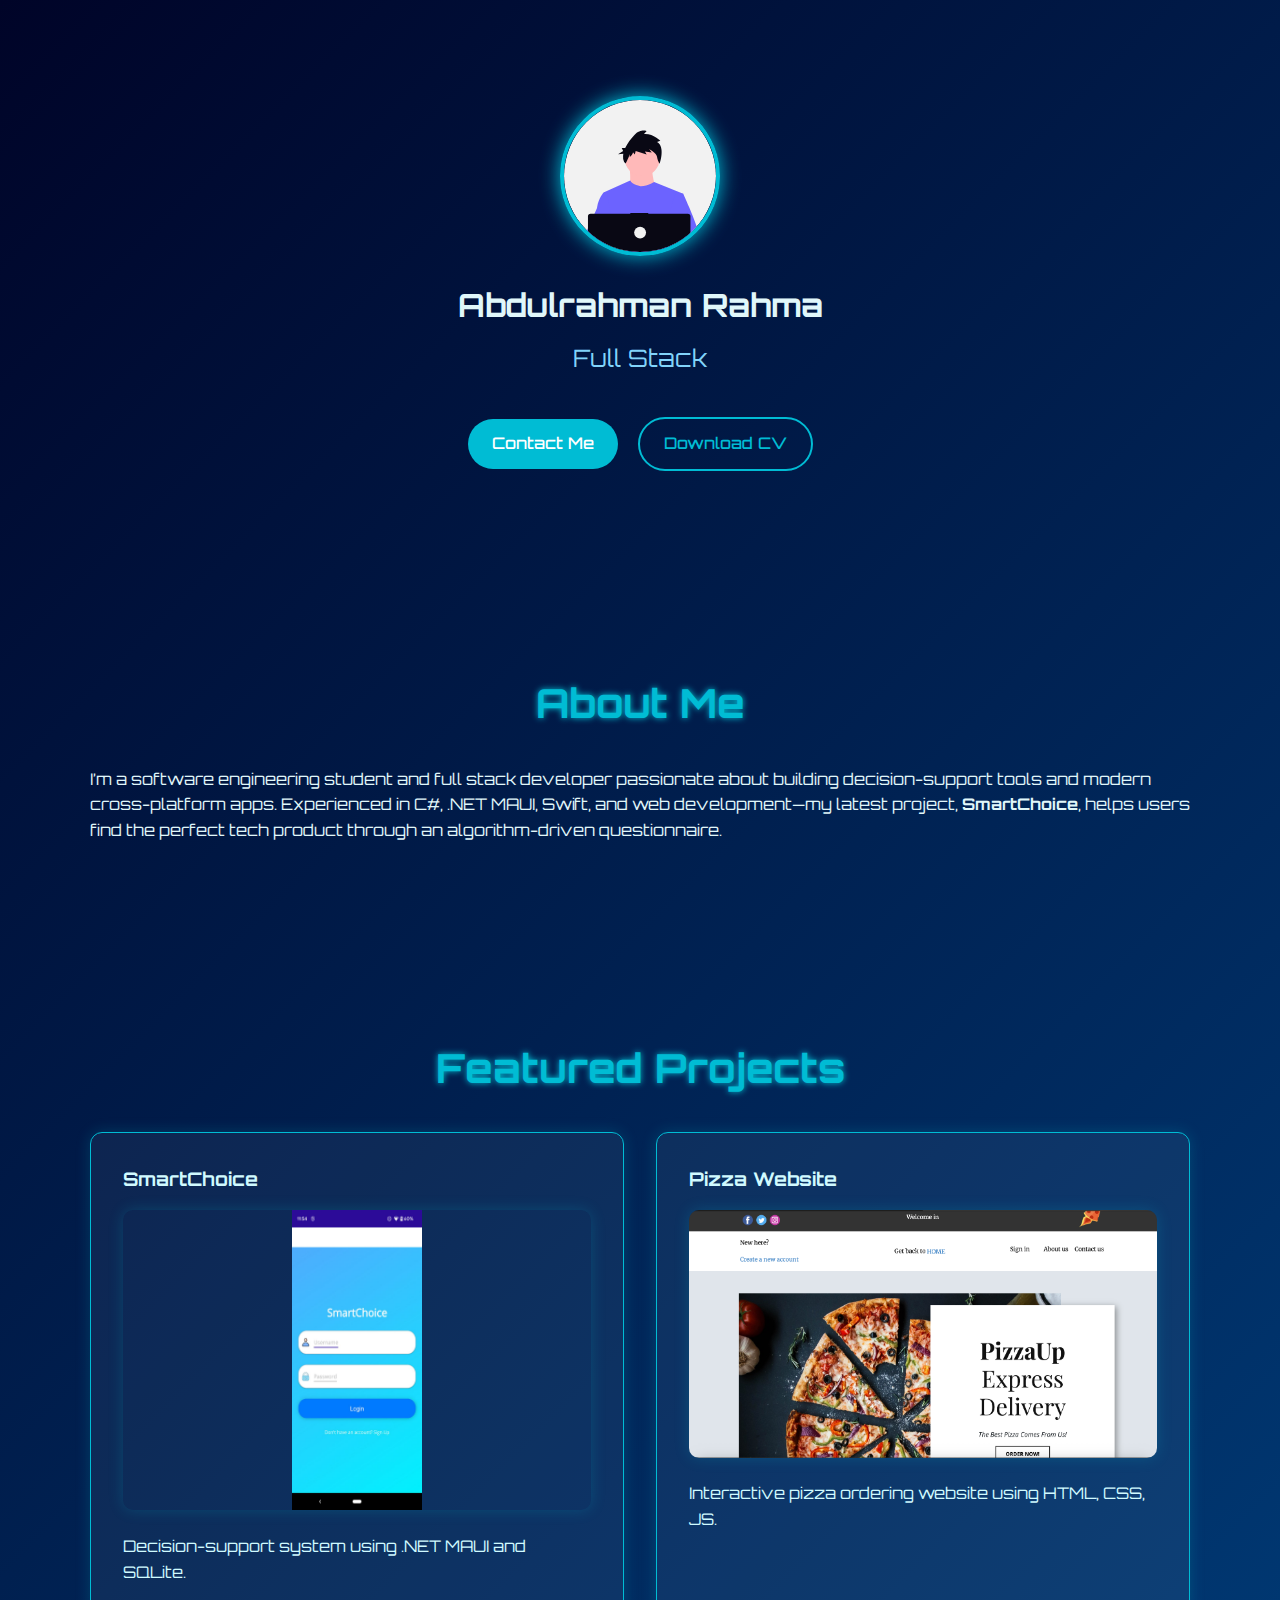
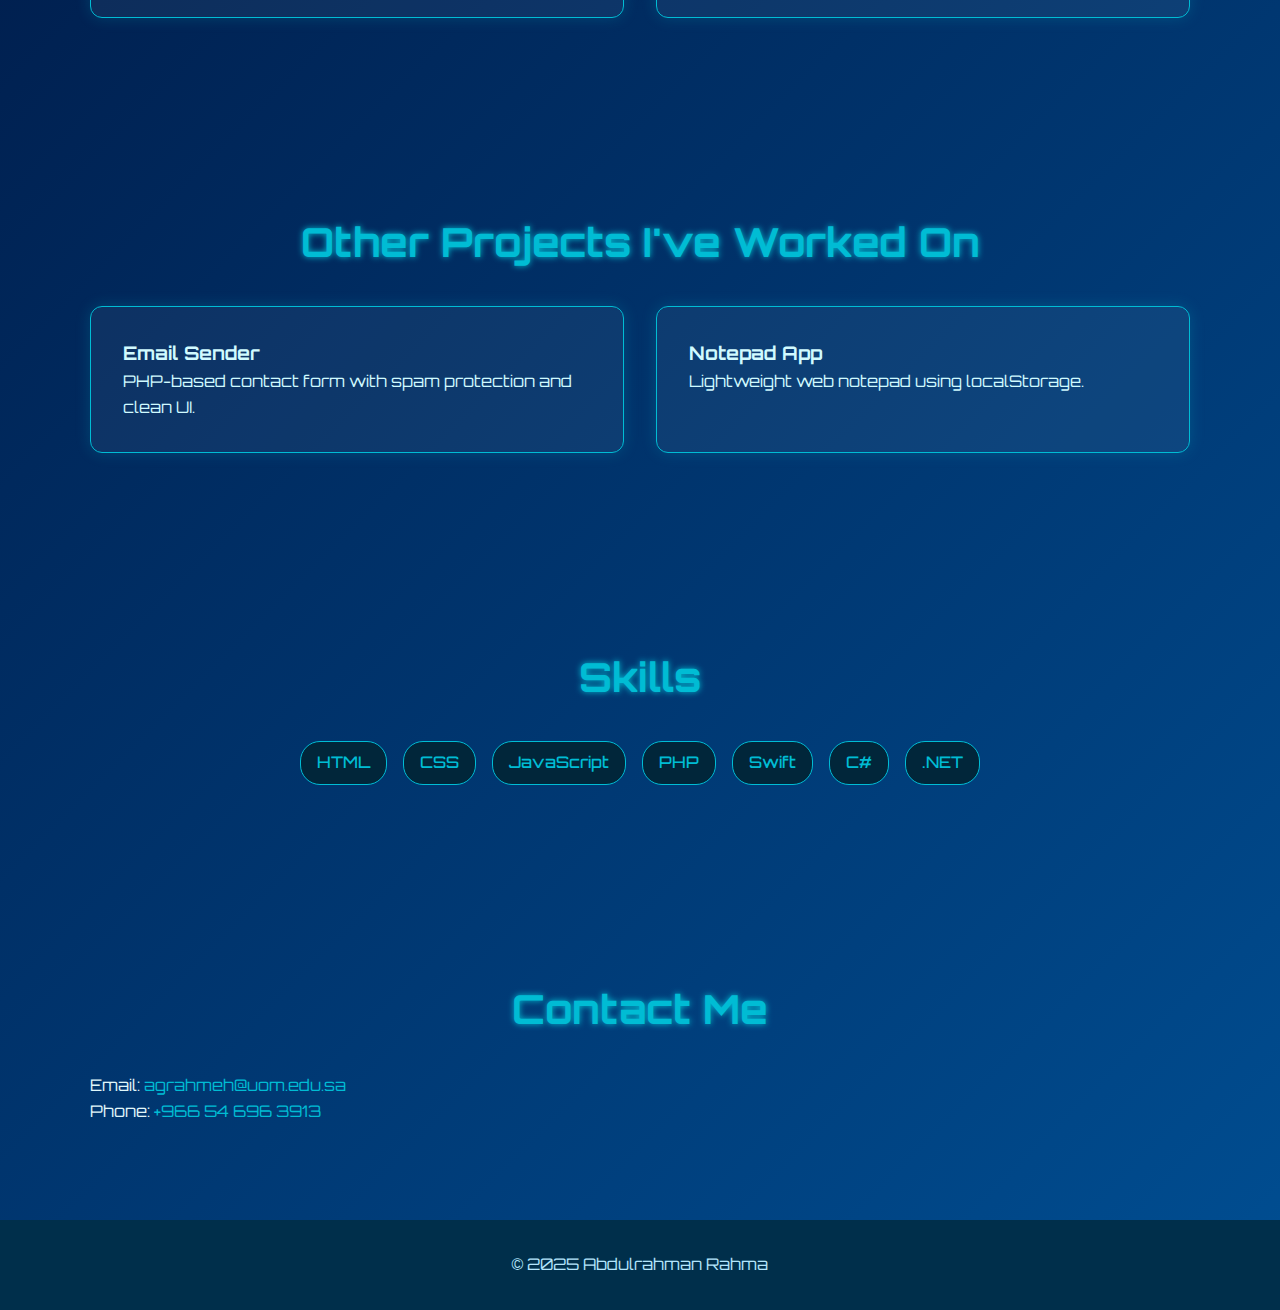
<file: index.html>
<!DOCTYPE html>
<html lang="en">
<head>
  <meta charset="UTF-8" />
  <meta name="viewport" content="width=device-width, initial-scale=1.0" />
  <title>Abdulrahman Rahma | Full Stack Developer</title>
  <link rel="stylesheet" href="styles.css" />
  <link rel="preconnect" href="https://fonts.googleapis.com">
  <link rel="preconnect" href="https://fonts.gstatic.com" crossorigin>
  <link href="https://fonts.googleapis.com/css2?family=Orbitron:wght@500&display=swap" rel="stylesheet">
  <script defer src="script.js"></script>
</head>
<body>
  <header class="hero">
    <div class="container">
      <img src="undraw_developer-avatar_f6ac.svg" alt="Abdulrahman's Avatar" class="avatar">
      <h1>Abdulrahman Rahma</h1>
      <p class="tagline">Full Stack Developer</p>
      <div class="buttons">
        <a href="#contact" class="btn">Contact Me</a>
        <a href="Abdulrahman_Rahma_CV.pdf" class="btn ghost" download>Download CV</a>
      </div>
    </div>
  </header>

  <section class="about section">
    <div class="container">
      <h2>About Me</h2>
      <p>I’m a software engineering student and full stack developer passionate about building decision-support tools and modern cross-platform apps. Experienced in C#, .NET MAUI, Swift, and web development—my latest project, <strong>SmartChoice</strong>, helps users find the perfect tech product through an algorithm-driven questionnaire.</p>
    </div>
  </section>

  <section class="projects section">
    <div class="container">
      <h2>Featured Projects</h2>
      <div class="project-grid">
        <div class="card">
          <h3>SmartChoice</h3>
          <img src="smartchoice.png" alt="SmartChoice project screenshot" class="project-img">
          <p>Decision-support system using .NET MAUI and SQLite.</p>
        </div>
        <div class="card">
          <h3>Pizza Website</h3>
          <img src="pizza.png" alt="Pizza Website project screenshot" class="project-img">
          <p>Interactive pizza ordering website using HTML, CSS, JS.</p>
        </div>
      </div>
    </div>
  </section>

  <section class="other-projects section">
    <div class="container">
      <h2>Other Projects I've Worked On</h2>
      <div class="project-grid">
        <div class="card">
          <h3>Email Sender</h3>
          <p>PHP-based contact form with spam protection and clean UI.</p>
        </div>
        <div class="card">
          <h3>Notepad App</h3>
          <p>Lightweight web notepad using localStorage.</p>
        </div>
      </div>
    </div>
  </section>

  <section class="skills section">
    <div class="container">
      <h2>Skills</h2>
      <div class="skills-list">
        <span>HTML</span>
        <span>CSS</span>
        <span>JavaScript</span>
        <span>PHP</span>
        <span>Swift</span>
        <span>C#</span>
        <span>.NET</span>
      </div>
    </div>
  </section>

  <section class="contact section" id="contact">
    <div class="container">
      <h2>Contact Me</h2>
      <p>Email: <a href="mailto:agrahmeh@uom.edu.sa">agrahmeh@uom.edu.sa</a></p>
      <p>Phone: <a href="tel:+966546963913">+966 54 696 3913</a></p>
    </div>
  </section>

  <footer>
    <p>&copy; 2025 Abdulrahman Rahma</p>
  </footer>
</body>
</html>
</file>
<file: styles.css>
/* Global Reset */
* {
  margin: 0;
  padding: 0;
  box-sizing: border-box;
}

body {
  font-family: 'Orbitron', sans-serif;
  background: linear-gradient(135deg, #000428, #004e92);
  color: #e0f7fa;
  line-height: 1.6;
  overflow-x: hidden;
  font-weight: 400;
}

a {
  color: #00bcd4;
  text-decoration: none;
}

.container {
  width: 90%;
  max-width: 1100px;
  margin: auto;
  padding: 2rem 0;
}

/* Hero Section */
.hero {
  text-align: center;
  padding: 4rem 0;
}

.avatar {
  width: 160px;
  height: 160px;
  border-radius: 50%;
  border: 4px solid #00bcd4;
  margin-bottom: 1rem;
  box-shadow: 0 0 20px #00bcd4;
}

.tagline {
  font-size: 1.5rem;
  color: #81d4fa;
  margin: 0.5rem 0 2rem;
}

.buttons .btn {
  display: inline-block;
  margin: 0.5rem;
  padding: 0.75rem 1.5rem;
  border-radius: 30px;
  background-color: #00bcd4;
  color: #fff;
  font-weight: 500;
  transition: all 0.3s ease;
}

.buttons .ghost {
  background: transparent;
  border: 2px solid #00bcd4;
  color: #00bcd4;
}

.buttons .btn:hover {
  transform: scale(1.05);
  box-shadow: 0 0 10px #00bcd4;
}

/* Sections */
.section {
  padding: 4rem 0;
}

h2 {
  text-align: center;
  font-size: 2.5rem;
  margin-bottom: 2rem;
  color: #00bcd4;
  text-shadow: 0 0 6px #00bcd4;
}

.project-grid {
  display: grid;
  gap: 2rem;
  grid-template-columns: repeat(auto-fit, minmax(250px, 1fr));
}

.card {
  background: rgba(255, 255, 255, 0.05);
  padding: 2rem;
  border-radius: 12px;
  border: 1px solid #00bcd4;
  box-shadow: 0 0 15px rgba(0, 188, 212, 0.2);
  transition: 0.3s;
  color: #d0faff;
}

.card:hover {
  transform: translateY(-5px);
  box-shadow: 0 0 25px rgba(0, 188, 212, 0.5);
}

.skills-list {
  display: flex;
  flex-wrap: wrap;
  justify-content: center;
  gap: 1rem;
}

.skills-list span {
  background-color: #01263a;
  padding: 0.5rem 1rem;
  border-radius: 20px;
  border: 1px solid #00bcd4;
  color: #00bcd4;
  font-weight: 500;
  transition: 0.3s;
}

.skills-list span:hover {
  background-color: #00bcd4;
  color: #000;
}

.contact a {
  color: #00bcd4;
}

footer {
  text-align: center;
  padding: 2rem;
  background: #002f4b;
  color: #b3e5fc;
}
 
.project-img {
  width: 100%;
  max-width: 100%;
  height: auto;
  max-height: 300px;
  object-fit: contain;
  margin: 1rem 0;
  border-radius: 10px;
  box-shadow: 0 0 15px rgba(0, 188, 212, 0.2);
  transition: transform 0.3s ease;
}

.project-img:hover {
  transform: scale(1.03);
}
</file>
